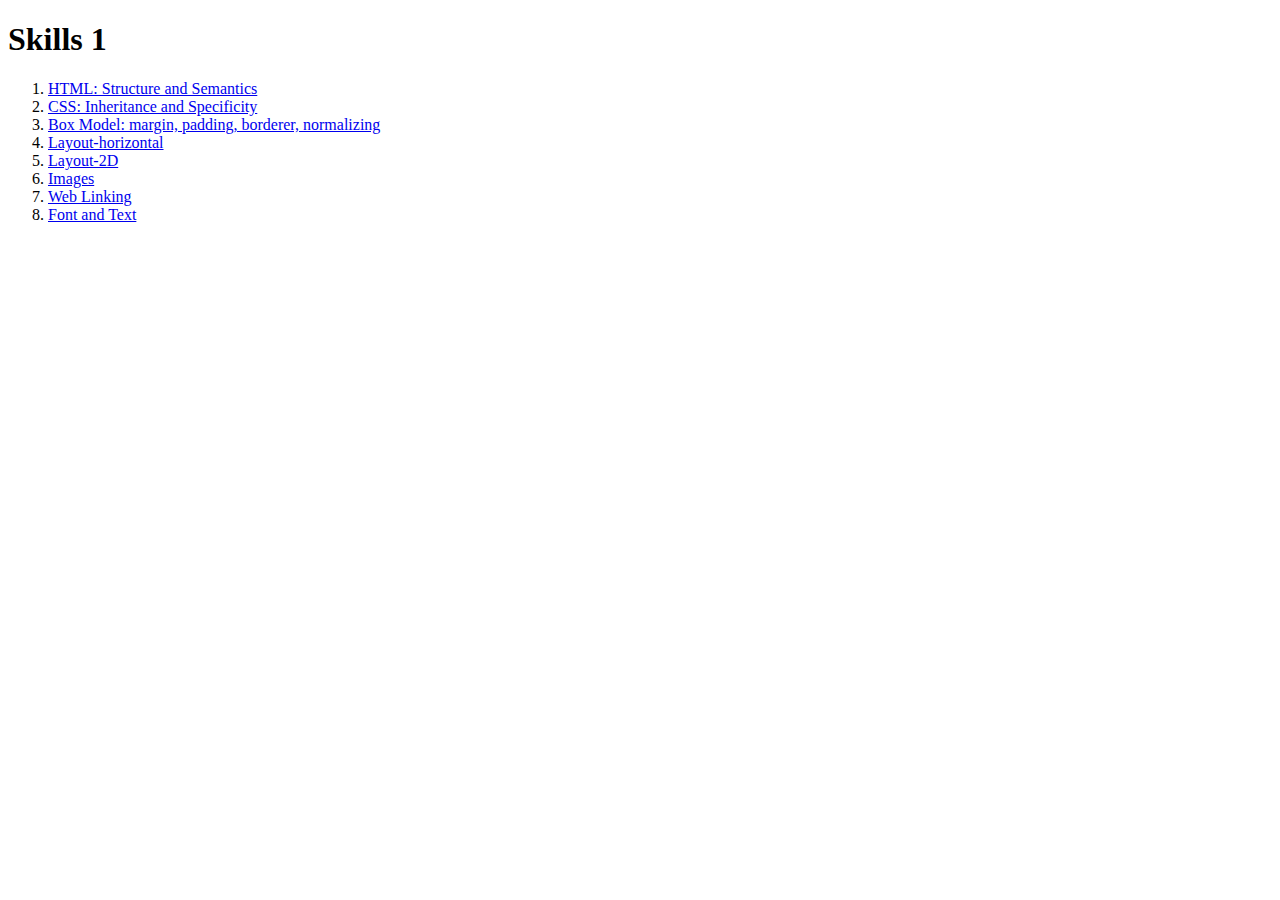
<file: index.html>
<!DOCTYPE html>
<html lang="en">
<head>
  <meta charset="UTF-8">
  <meta name="viewport" content="width=device-width, initial-scale=1.0">
  <meta http-equiv="X-UA-Compatible" content="ie=edge">
  <title>Skills 1</title>
</head>
<body>
  <h1>Skills 1</h1>
  <ol>
    <li><a href="1-html-structure-semantics/index.html">HTML: Structure and Semantics</a></li>
    <li><a href="2-css-inheritance-specificity/index.html">CSS: Inheritance and Specificity</a></li>
    <li><a href="3-box-model/index.html">Box Model:  margin, padding, borderer, normalizing</a></li>
    <li><a href="4-layout-horizontal/index.html">Layout-horizontal</a></li>
    <li><a href="5-layout-2d/index.html">Layout-2D</a></li>
    <li><a href="6-images-float-text/index.html">Images</a></li>
    <li><a href="7-web-linking-navigation/index.html">Web Linking</a></li>
    <li><a href="8-font-text/index.html">Font and Text</a></li>  
  </ol>

</body>
</html>
</file>
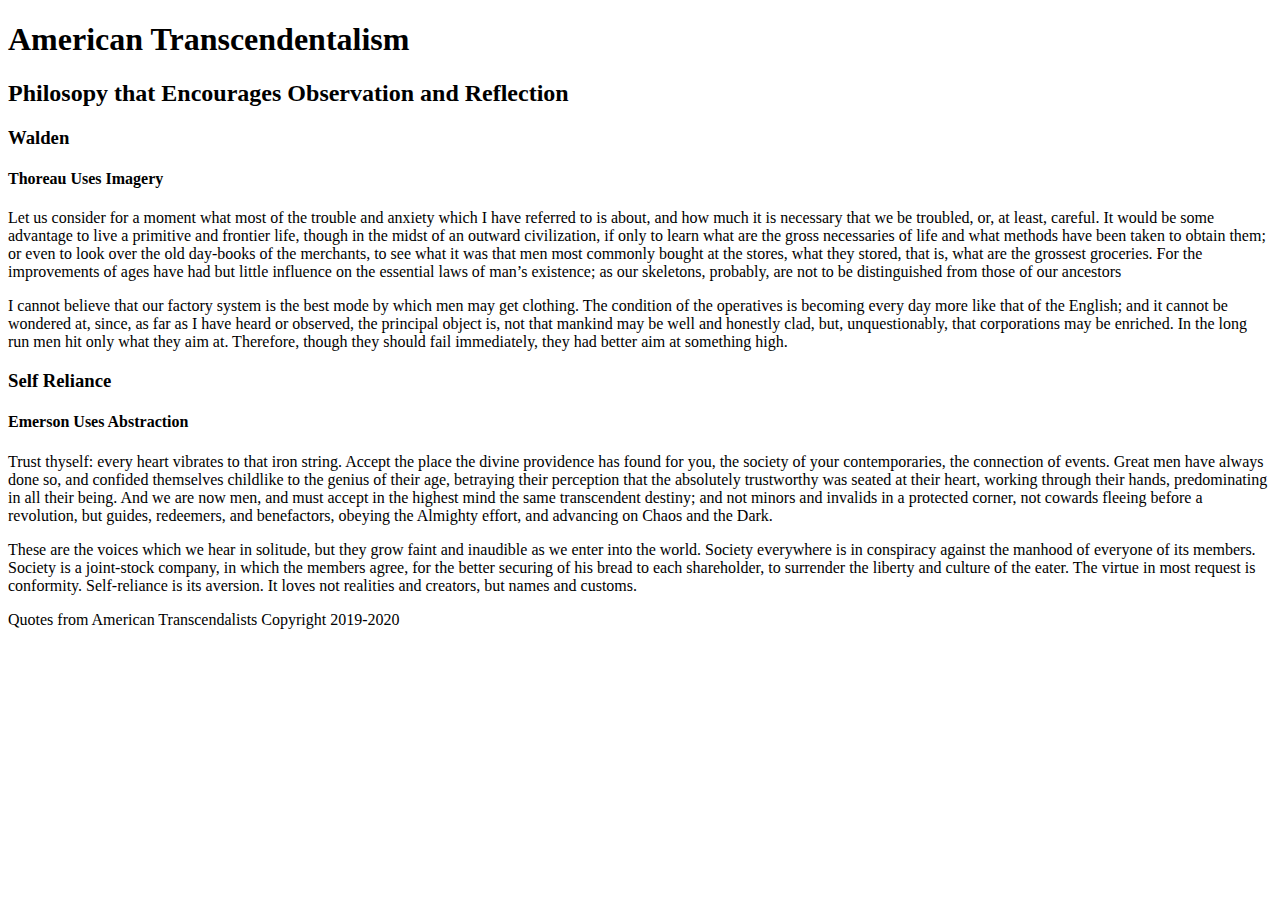
<file: 1-html-structure-semantics/index.html>
<!DOCTYPE html>
<html lang="en">
 
<head>
    <meta charset="UTF-8">
    <meta name="viewport" content="width=device-width, initial-scale=1.0">
    <meta http-equiv="X-UA-Compatible" content="ie=edge">
    <title>Quotes from American Transcendalists</title>
</head>
 
<body>
    <header>
        <h1>American Transcendentalism</h1>
        <h2>Philosopy that Encourages Observation and Reflection</h2>
        <main>
            <section>
                <h3>Walden</h3>
                <h4>Thoreau Uses Imagery</h4>
                <article>
                    <p>Let us consider for a moment what most of the trouble and anxiety which I have referred to is
                        about, and how much it is necessary that we be troubled, or, at least, careful. It would be some
                        advantage to live a primitive and frontier life, though in the midst of an outward civilization,
                        if
                        only to learn what are the gross necessaries of life and what methods have been taken to obtain
                        them; or even to look over the old day-books of the merchants, to see what it was that men most
                        commonly bought at the stores, what they stored, that is, what are the grossest groceries. For
                        the
                        improvements of ages have had but little influence on the essential laws of man’s existence; as
                        our
                        skeletons, probably, are not to be distinguished from those of our ancestors</p>
                </article>
                <article>
                    <p>I cannot believe that our factory system is the best mode by which men may get clothing. The
                        condition of the operatives is becoming every day more like that of the English; and it cannot
                        be
                        wondered at, since, as far as I have heard or observed, the principal object is, not that
                        mankind
                        may be well and honestly clad, but, unquestionably, that corporations may be enriched. In the
                        long
                        run men hit only what they aim at. Therefore, though they should fail immediately, they had
                        better
                        aim at something high.</p>
                </article>
            </section>
            <h3>Self Reliance</h3>
            <h4>Emerson Uses Abstraction</h4>
            <article>
                <p>Trust thyself: every heart vibrates to that iron string. Accept the place the divine providence has
                    found for you, the society of your contemporaries, the connection of events. Great men have always
                    done
                    so, and confided themselves childlike to the genius of their age, betraying their perception that
                    the
                    absolutely trustworthy was seated at their heart, working through their hands, predominating in all
                    their being. And we are now men, and must accept in the highest mind the same transcendent destiny;
                    and
                    not minors and invalids in a protected corner, not cowards fleeing before a revolution, but guides,
                    redeemers, and benefactors, obeying the Almighty effort, and advancing on Chaos and the Dark.</p>
            </article>
            <article>
                <p>These are the voices which we hear in solitude, but they grow faint and inaudible as we enter into
                    the world. Society everywhere is in conspiracy against the manhood of everyone of its members.
                    Society
                    is a joint-stock company, in which the members agree, for the better securing of his bread to each
                    shareholder, to surrender the liberty and culture of the eater. The virtue in most request is
                    conformity. Self-reliance is its aversion. It loves not realities and creators, but names and
                    customs.</p>
            </article>
        </main>
    </header>
    <footer>
        <p>Quotes from American Transcendalists Copyright 2019-2020</p>
    </footer>
</body>
 
</html>
</file>
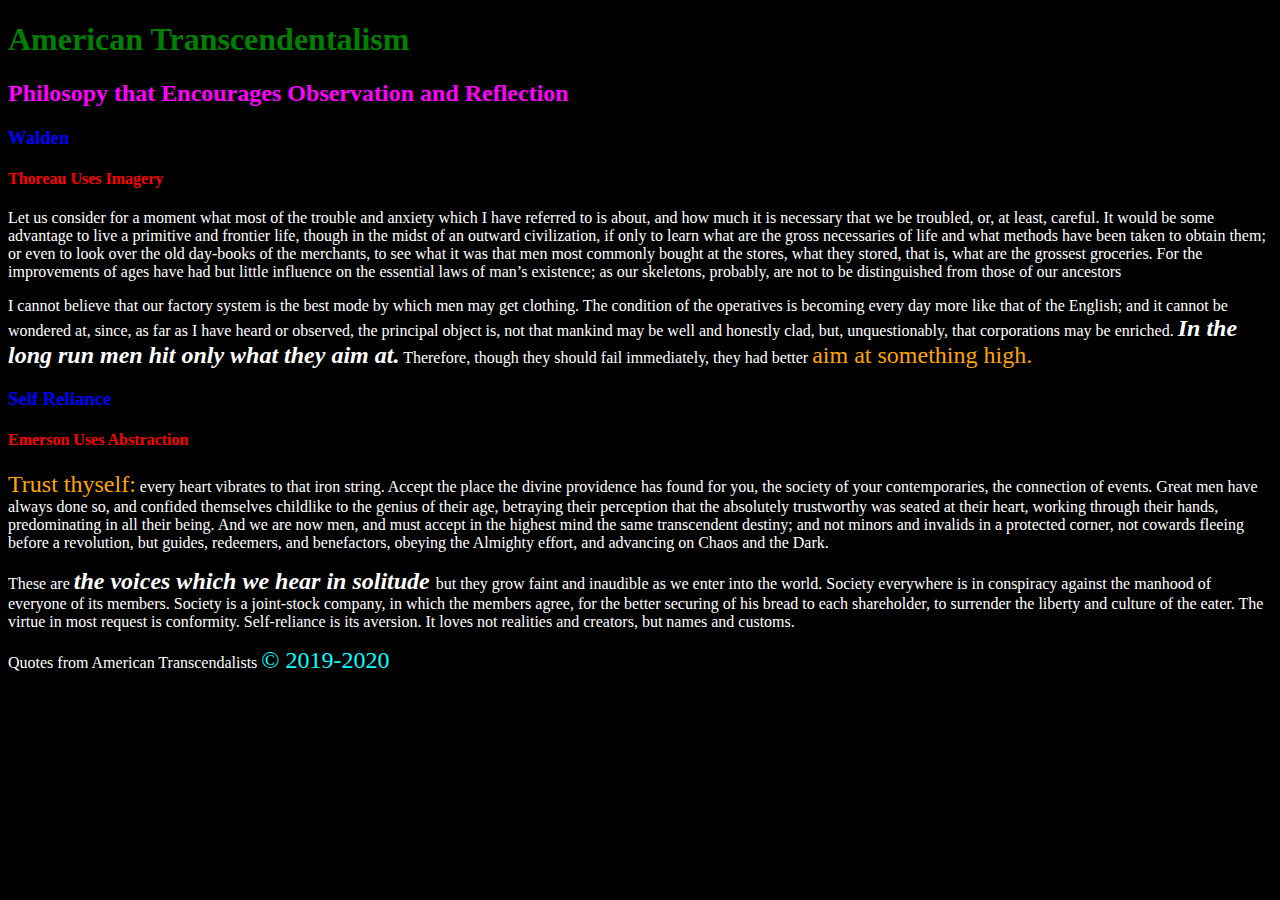
<file: 2-css-inheritance-specificity/index.html>
<!DOCTYPE html>
<html lang="en">

<head>
    <meta charset="UTF-8">
    <meta name="viewport" content="width=device-width, initial-scale=1.0">
    <meta http-equiv="X-UA-Compatible" content="ie=edge">
    <title>Quotes from American Transcendalists</title>
    <link rel="stylesheet" href="css/style.css">
    <style>
        h2,
        h3 {
            color: blue;
        }
    </style>
</head>

<body>
    <header>
        <h1 style="color: green;">American Transcendentalism</h1>
        <h2 style="color: fuchsia;">Philosopy that Encourages Observation and Reflection</h2>
        <main>
            <section>
                <h3>Walden</h3>
                <h4>Thoreau Uses Imagery</h4>
                <article>
                    <p>Let us consider for a moment what most of the trouble and anxiety which I have referred to is
                        about, and how much it is necessary that we be troubled, or, at least, careful. It would be some
                        advantage to live a primitive and frontier life, though in the midst of an outward civilization,
                        if
                        only to learn what are the gross necessaries of life and what methods have been taken to obtain
                        them; or even to look over the old day-books of the merchants, to see what it was that men most
                        commonly bought at the stores, what they stored, that is, what are the grossest groceries. For
                        the
                        improvements of ages have had but little influence on the essential laws of man’s existence; as
                        our
                        skeletons, probably, are not to be distinguished from those of our ancestors</p>
                </article>
                <article>
                    <p>I cannot believe that our factory system is the best mode by which men may get clothing. The
                        condition of the operatives is becoming every day more like that of the English; and it cannot
                        be
                        wondered at, since, as far as I have heard or observed, the principal object is, not that
                        mankind may be well and honestly clad, but, unquestionably, that corporations may be enriched.
                        <span class="important">In the long run men hit only what they aim at.</span
                        > Therefore, though they should fail immediately, they had
                        better <span>aim at something high.</span></p>
                </article>
            </section>
            <h3>Self Reliance</h3>
            <h4>Emerson Uses Abstraction</h4>
            <article>
                <p><span>Trust thyself:</span> every heart vibrates to that iron string. Accept the place the divine providence has
                    found for you, the society of your contemporaries, the connection of events. Great men have always
                    done
                    so, and confided themselves childlike to the genius of their age, betraying their perception that
                    the
                    absolutely trustworthy was seated at their heart, working through their hands, predominating in all
                    their being. And we are now men, and must accept in the highest mind the same transcendent destiny;
                    and
                    not minors and invalids in a protected corner, not cowards fleeing before a revolution, but guides,
                    redeemers, and benefactors, obeying the Almighty effort, and advancing on Chaos and the Dark.</p>
            </article>
            <article>
                <p>These are <span class="important">the voices which we hear in solitude </span> but they grow faint and inaudible as we enter into
                    the world. Society everywhere is in conspiracy against the manhood of everyone of its members.
                    Society
                    is a joint-stock company, in which the members agree, for the better securing of his bread to each
                    shareholder, to surrender the liberty and culture of the eater. The virtue in most request is
                    conformity. Self-reliance is its aversion. It loves not realities and creators, but names and
                    customs.</p>
            </article>
        </main>
    </header>
    <footer>
        <p>Quotes from American Transcendalists <span id="copyright">&copy; 2019-2020</span></p>
    </footer>
</body>

</html>
</file>
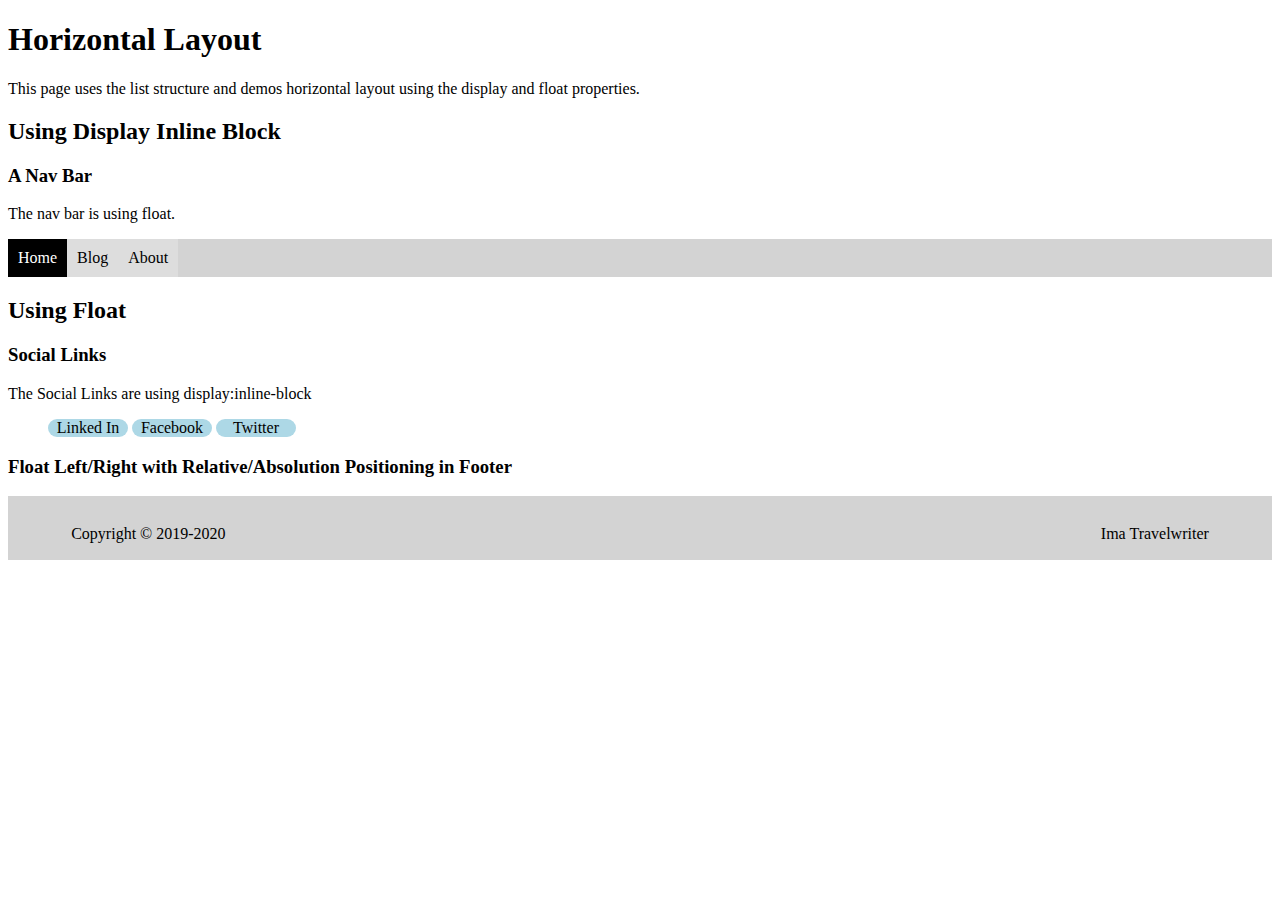
<file: 4-layout-horizontal/index.html>
<!DOCTYPE html>
<html lang="en">

<head>
  <meta charset="UTF-8">
  <meta name="viewport" content="width=device-width, initial-scale=1.0">
  <meta http-equiv="X-UA-Compatible" content="ie=edge">
  <title>Horizontal Layout</title>
  <link rel="stylesheet" href="css/style.css">
</head>

<body>
  <h1>Horizontal Layout</h1>
  <p>This page uses the list structure and demos horizontal layout 
    using the display and float properties.</p>
  <h2>Using Display Inline Block</h2>
  <h3>A Nav Bar</h3>
    <p>The nav bar is using float.</p>
  <nav>
    <ul>
      <li><a class="active"href="">Home</a></li>
      <li><a href="#blog">Blog</a></li>
      <li><a href="#about">About</a></li>
    </ul>
  </nav>


  <h2>Using Float</h2>
  <h3>Social Links</h3>
<p>The Social Links are using display:inline-block</p>
  <ul class="social-links">
      <li><a href="https://linkedin.com" target="_blank">Linked In</a></li>
      <li><a href="https://facebook.com" target="_blank">Facebook</a></li>
      <li><a href="https://twitter.com" target="_blank">Twitter</a></li>
    </ul>

<h3>Float Left/Right with Relative/Absolution Positioning in Footer</h3>
<footer>
    <div class="align-left">Copyright &copy; 2019-2020</div>
    <div class="align-right"> Ima Travelwriter</div>
</footer>
</body>

</html>
</file>
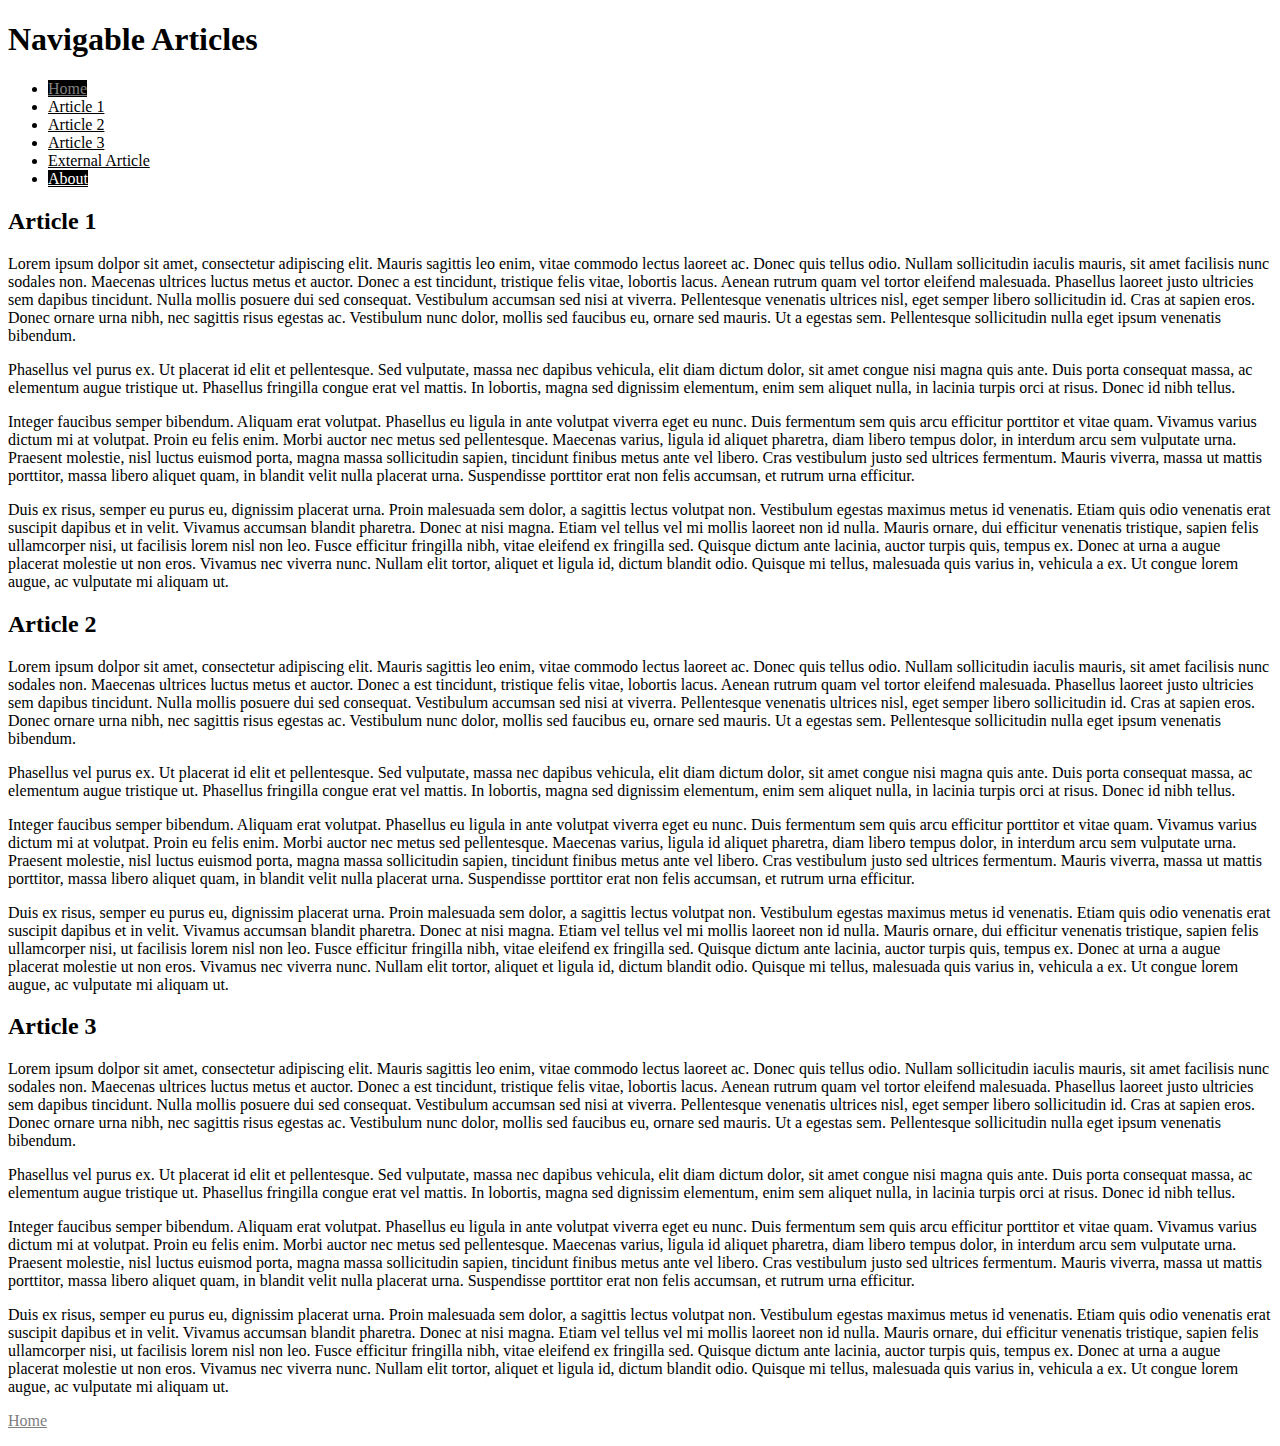
<file: 7-web-linking-navigation/index.html>
<!DOCTYPE html>
<html lang="en">

<head>
  <meta charset="UTF-8">
  <meta name="viewport" content="width=device-width, initial-scale=1.0">
  <meta http-equiv="X-UA-Compatible" content="ie=edge">
  <title>Web Linking and Navigation</title>
  <link rel="stylesheet" href="css/style.css">
</head>

<body>
  <main>
    <h1>Navigable Articles</h1>
    <nav>
      <ul>
        <li><a class="active" href="">Home</a></li>
        <li><a href="#article1">Article 1</a></li>
        <li><a href="#article2">Article 2</a></li>
        <li><a href="#article3">Article 3</a></li>
        <li><a href="https://en.wikipedia.org/wiki/Article" target="_blank">External Article</a></li>
        <li><a class="active" href="./about.html">About</a></li>
      </ul>
    </nav>
   
    <article id="article1">
      <h2>Article 1</h2>
      <p>
        Lorem ipsum dolpor sit amet, consectetur adipiscing elit. Mauris sagittis leo enim, vitae commodo lectus laoreet ac. Donec quis tellus odio. Nullam sollicitudin iaculis mauris, sit amet facilisis nunc sodales non. Maecenas ultrices luctus metus et auctor. Donec a est tincidunt, tristique felis vitae, lobortis lacus. Aenean rutrum quam vel tortor eleifend malesuada. Phasellus laoreet justo ultricies sem dapibus tincidunt. Nulla mollis posuere dui sed consequat. Vestibulum accumsan sed nisi at viverra. Pellentesque venenatis ultrices nisl, eget semper libero sollicitudin id. Cras at sapien eros. Donec ornare urna nibh, nec sagittis risus egestas ac. Vestibulum nunc dolor, mollis sed faucibus eu, ornare sed mauris. Ut a egestas sem. Pellentesque sollicitudin nulla eget ipsum venenatis bibendum.
      </p>

      <p>
        Phasellus vel purus ex. Ut placerat id elit et pellentesque. Sed vulputate, massa nec dapibus vehicula, elit diam dictum dolor, sit amet congue nisi magna quis ante. Duis porta consequat massa, ac elementum augue tristique ut. Phasellus fringilla congue erat vel mattis. In lobortis, magna sed dignissim elementum, enim sem aliquet nulla, in lacinia turpis orci at risus. Donec id nibh tellus.
      </p>
      
      <p>
        Integer faucibus semper bibendum. Aliquam erat volutpat. Phasellus eu ligula in ante volutpat viverra eget eu nunc. Duis fermentum sem quis arcu efficitur porttitor et vitae quam. Vivamus varius dictum mi at volutpat. Proin eu felis enim. Morbi auctor nec metus sed pellentesque. Maecenas varius, ligula id aliquet pharetra, diam libero tempus dolor, in interdum arcu sem vulputate urna. Praesent molestie, nisl luctus euismod porta, magna massa sollicitudin sapien, tincidunt finibus metus ante vel libero. Cras vestibulum justo sed ultrices fermentum. Mauris viverra, massa ut mattis porttitor, massa libero aliquet quam, in blandit velit nulla placerat urna. Suspendisse porttitor erat non felis accumsan, et rutrum urna efficitur.
      </p>
      
      <p>
        Duis ex risus, semper eu purus eu, dignissim placerat urna. Proin malesuada sem dolor, a sagittis lectus volutpat non. Vestibulum egestas maximus metus id venenatis. Etiam quis odio venenatis erat suscipit dapibus et in velit. Vivamus accumsan blandit pharetra. Donec at nisi magna. Etiam vel tellus vel mi mollis laoreet non id nulla. Mauris ornare, dui efficitur venenatis tristique, sapien felis ullamcorper nisi, ut facilisis lorem nisl non leo. Fusce efficitur fringilla nibh, vitae eleifend ex fringilla sed. Quisque dictum ante lacinia, auctor turpis quis, tempus ex. Donec at urna a augue placerat molestie ut non eros. Vivamus nec viverra nunc. Nullam elit tortor, aliquet et ligula id, dictum blandit odio. Quisque mi tellus, malesuada quis varius in, vehicula a ex. Ut congue lorem augue, ac vulputate mi aliquam ut.
      </p>
    </article>

    <article id="article2">
      <h2>Article 2</h2>
      <p>
          Lorem ipsum dolpor sit amet, consectetur adipiscing elit. Mauris sagittis leo enim, vitae commodo lectus laoreet ac. Donec quis tellus odio. Nullam sollicitudin iaculis mauris, sit amet facilisis nunc sodales non. Maecenas ultrices luctus metus et auctor. Donec a est tincidunt, tristique felis vitae, lobortis lacus. Aenean rutrum quam vel tortor eleifend malesuada. Phasellus laoreet justo ultricies sem dapibus tincidunt. Nulla mollis posuere dui sed consequat. Vestibulum accumsan sed nisi at viverra. Pellentesque venenatis ultrices nisl, eget semper libero sollicitudin id. Cras at sapien eros. Donec ornare urna nibh, nec sagittis risus egestas ac. Vestibulum nunc dolor, mollis sed faucibus eu, ornare sed mauris. Ut a egestas sem. Pellentesque sollicitudin nulla eget ipsum venenatis bibendum.
        </p>
  
        <p>
          Phasellus vel purus ex. Ut placerat id elit et pellentesque. Sed vulputate, massa nec dapibus vehicula, elit diam dictum dolor, sit amet congue nisi magna quis ante. Duis porta consequat massa, ac elementum augue tristique ut. Phasellus fringilla congue erat vel mattis. In lobortis, magna sed dignissim elementum, enim sem aliquet nulla, in lacinia turpis orci at risus. Donec id nibh tellus.
        </p>
        
        <p>
          Integer faucibus semper bibendum. Aliquam erat volutpat. Phasellus eu ligula in ante volutpat viverra eget eu nunc. Duis fermentum sem quis arcu efficitur porttitor et vitae quam. Vivamus varius dictum mi at volutpat. Proin eu felis enim. Morbi auctor nec metus sed pellentesque. Maecenas varius, ligula id aliquet pharetra, diam libero tempus dolor, in interdum arcu sem vulputate urna. Praesent molestie, nisl luctus euismod porta, magna massa sollicitudin sapien, tincidunt finibus metus ante vel libero. Cras vestibulum justo sed ultrices fermentum. Mauris viverra, massa ut mattis porttitor, massa libero aliquet quam, in blandit velit nulla placerat urna. Suspendisse porttitor erat non felis accumsan, et rutrum urna efficitur.
        </p>
        
        <p>
          Duis ex risus, semper eu purus eu, dignissim placerat urna. Proin malesuada sem dolor, a sagittis lectus volutpat non. Vestibulum egestas maximus metus id venenatis. Etiam quis odio venenatis erat suscipit dapibus et in velit. Vivamus accumsan blandit pharetra. Donec at nisi magna. Etiam vel tellus vel mi mollis laoreet non id nulla. Mauris ornare, dui efficitur venenatis tristique, sapien felis ullamcorper nisi, ut facilisis lorem nisl non leo. Fusce efficitur fringilla nibh, vitae eleifend ex fringilla sed. Quisque dictum ante lacinia, auctor turpis quis, tempus ex. Donec at urna a augue placerat molestie ut non eros. Vivamus nec viverra nunc. Nullam elit tortor, aliquet et ligula id, dictum blandit odio. Quisque mi tellus, malesuada quis varius in, vehicula a ex. Ut congue lorem augue, ac vulputate mi aliquam ut.
        </p>
    </article>
    <article id="article3">
      <h2>Article 3</h2>
      <p>
          Lorem ipsum dolpor sit amet, consectetur adipiscing elit. Mauris sagittis leo enim, vitae commodo lectus laoreet ac. Donec quis tellus odio. Nullam sollicitudin iaculis mauris, sit amet facilisis nunc sodales non. Maecenas ultrices luctus metus et auctor. Donec a est tincidunt, tristique felis vitae, lobortis lacus. Aenean rutrum quam vel tortor eleifend malesuada. Phasellus laoreet justo ultricies sem dapibus tincidunt. Nulla mollis posuere dui sed consequat. Vestibulum accumsan sed nisi at viverra. Pellentesque venenatis ultrices nisl, eget semper libero sollicitudin id. Cras at sapien eros. Donec ornare urna nibh, nec sagittis risus egestas ac. Vestibulum nunc dolor, mollis sed faucibus eu, ornare sed mauris. Ut a egestas sem. Pellentesque sollicitudin nulla eget ipsum venenatis bibendum.
        </p>
  
        <p>
          Phasellus vel purus ex. Ut placerat id elit et pellentesque. Sed vulputate, massa nec dapibus vehicula, elit diam dictum dolor, sit amet congue nisi magna quis ante. Duis porta consequat massa, ac elementum augue tristique ut. Phasellus fringilla congue erat vel mattis. In lobortis, magna sed dignissim elementum, enim sem aliquet nulla, in lacinia turpis orci at risus. Donec id nibh tellus.
        </p>
        
        <p>
          Integer faucibus semper bibendum. Aliquam erat volutpat. Phasellus eu ligula in ante volutpat viverra eget eu nunc. Duis fermentum sem quis arcu efficitur porttitor et vitae quam. Vivamus varius dictum mi at volutpat. Proin eu felis enim. Morbi auctor nec metus sed pellentesque. Maecenas varius, ligula id aliquet pharetra, diam libero tempus dolor, in interdum arcu sem vulputate urna. Praesent molestie, nisl luctus euismod porta, magna massa sollicitudin sapien, tincidunt finibus metus ante vel libero. Cras vestibulum justo sed ultrices fermentum. Mauris viverra, massa ut mattis porttitor, massa libero aliquet quam, in blandit velit nulla placerat urna. Suspendisse porttitor erat non felis accumsan, et rutrum urna efficitur.
        </p>
        
        <p>
          Duis ex risus, semper eu purus eu, dignissim placerat urna. Proin malesuada sem dolor, a sagittis lectus volutpat non. Vestibulum egestas maximus metus id venenatis. Etiam quis odio venenatis erat suscipit dapibus et in velit. Vivamus accumsan blandit pharetra. Donec at nisi magna. Etiam vel tellus vel mi mollis laoreet non id nulla. Mauris ornare, dui efficitur venenatis tristique, sapien felis ullamcorper nisi, ut facilisis lorem nisl non leo. Fusce efficitur fringilla nibh, vitae eleifend ex fringilla sed. Quisque dictum ante lacinia, auctor turpis quis, tempus ex. Donec at urna a augue placerat molestie ut non eros. Vivamus nec viverra nunc. Nullam elit tortor, aliquet et ligula id, dictum blandit odio. Quisque mi tellus, malesuada quis varius in, vehicula a ex. Ut congue lorem augue, ac vulputate mi aliquam ut.
        </p>
    </article>
  </main>
  <p><a href="">Home</a></p>
</body>

</html>
</file>
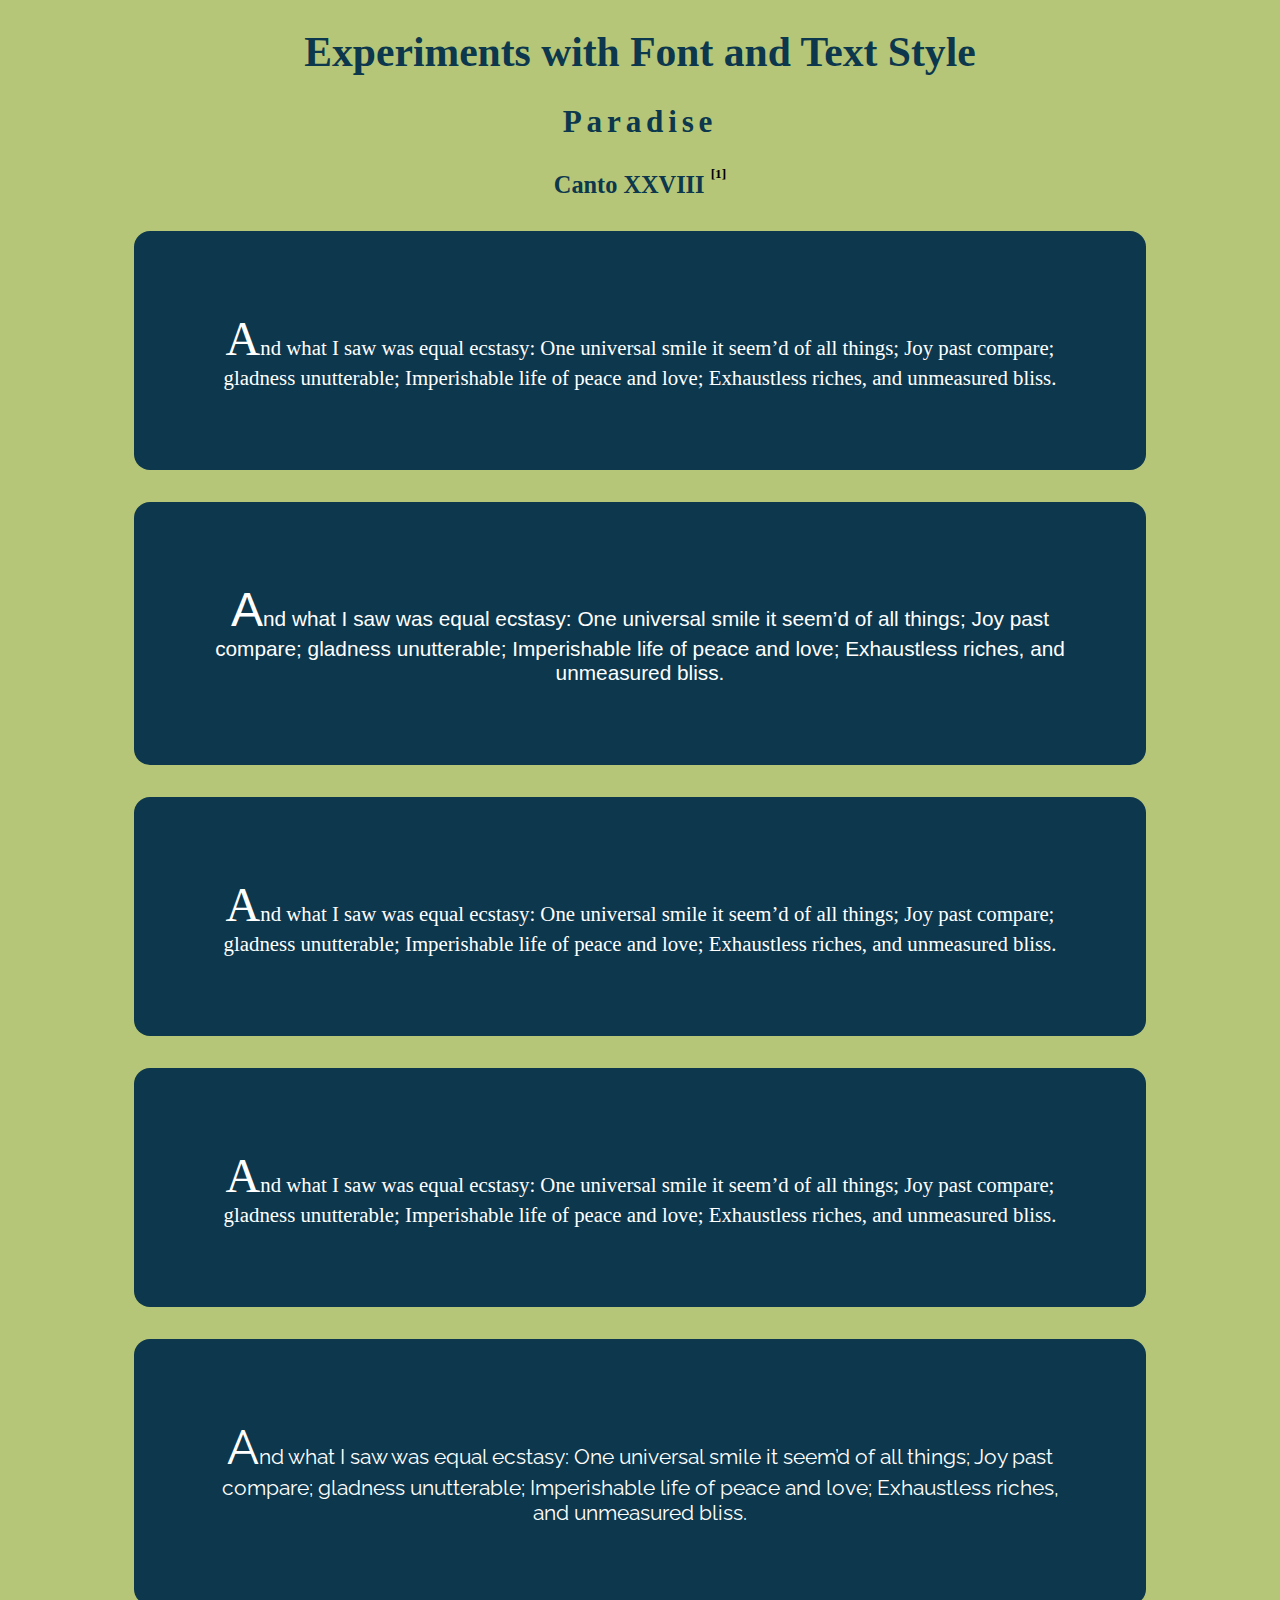
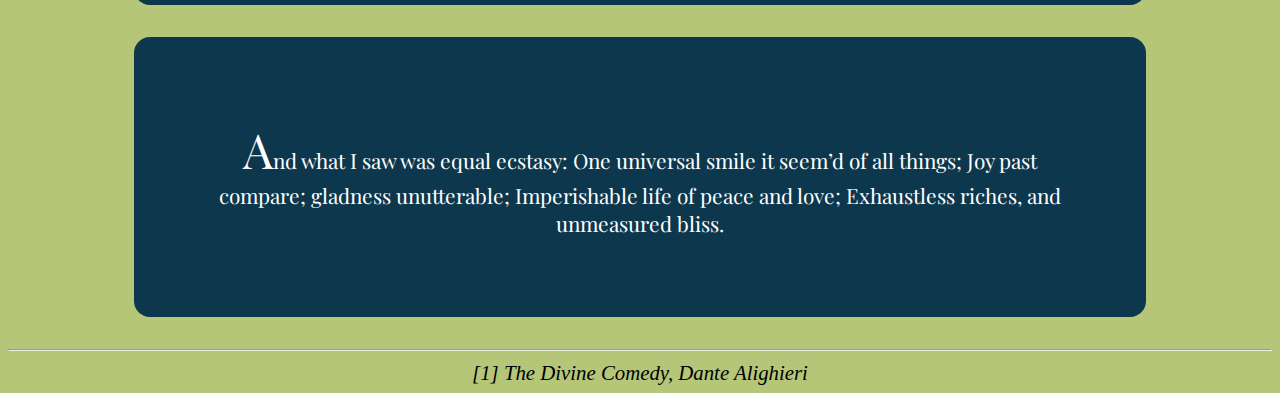
<file: 8-font-text/index.html>
<!DOCTYPE html>
<html lang="en">

<head>
  <meta charset="UTF-8">
  <meta name="viewport" content="width=device-width, initial-scale=1.0">
  <meta http-equiv="X-UA-Compatible" content="ie=edge">
  <title>Fonts and Text</title>
  <link href="https://fonts.googleapis.com/css?family=Playfair+Display|Raleway&display=swap" rel="stylesheet">
  <link rel="stylesheet" href="css/style.css">
</head>

<body>
<div class="container">
  <h1>Experiments with Font and Text Style</h1>
  <h2>Paradise</h2>
  <h3>Canto XXVIII <sup><a href="#s1"><sup>[1]</a></sup></h3>
    <article class="times-new-roman">
      <p>And what I saw was equal ecstasy:
        One universal smile it seem’d of all things;
        Joy past compare; gladness unutterable;
        Imperishable life of peace and love;
        Exhaustless riches, and unmeasured bliss.</p>
    </article>
    <article class="arial-helvetica">
      <p>And what I saw was equal ecstasy:
        One universal smile it seem’d of all things;
        Joy past compare; gladness unutterable;
        Imperishable life of peace and love;
        Exhaustless riches, and unmeasured bliss.</p>
    </article>
    <article class="cambria">
      <p>And what I saw was equal ecstasy:
        One universal smile it seem’d of all things;
        Joy past compare; gladness unutterable;
        Imperishable life of peace and love;
        Exhaustless riches, and unmeasured bliss.</p>
    </article>
    <article class="gill-sans">
      <p>And what I saw was equal ecstasy:
        One universal smile it seem’d of all things;
        Joy past compare; gladness unutterable;
        Imperishable life of peace and love;
        Exhaustless riches, and unmeasured bliss.</p>
    </article>
    <article class="raleway">
      <p>And what I saw was equal ecstasy:
        One universal smile it seem’d of all things;
        Joy past compare; gladness unutterable;
        Imperishable life of peace and love;
        Exhaustless riches, and unmeasured bliss.</p>
    </article>
    <article class="playfair-display">
      <p>And what I saw was equal ecstasy:
        One universal smile it seem’d of all things;
        Joy past compare; gladness unutterable;
        Imperishable life of peace and love;
        Exhaustless riches, and unmeasured bliss.</p>
    </article>
  <hr>
  <footer>
    <cite id="s1"><a href="http://www.gutenberg.org/files/8799/8799-h/8799-h.htm#link28" target="_blank">[1] The Divine Comedy, Dante Alighieri</a></cite>
  </footer>
</div>
</body>
</html>
</file>
<file: 2-css-inheritance-specificity/css/style.css>
body {
    background-color: black;
    color: white;
}
h1, h2, h3, h4, h5, h6 {
    color: red;
}

span {
color: orange;
font-size: 1.5rem;
}

#copyright {
    color: aqua;
}

.important {
    color: white;
    font-style: italic;
    font-weight: bold
}
</file>
<file: 4-layout-horizontal/css/style.css>
nav ul {
    background-color: lightgray;
    list-style-type: none;
    margin: 0;
    padding: 0;
    /*use overflow hidden to clear float*/
    overflow: hidden;
}

nav li {
    float: left;
}

nav li a {
    display: block;
    padding: 10px;
    color: black;
    background-color: #dddddd;
    text-decoration: none;
}

nav a:hover {
    background-color: aqua;
}

nav li .active {
    background-color: black;
    color: white;
}

/*social links*/
ul.social-links {
    list-style-type: none;
}

.social-links li {
    display: inline-block;
    width: 5rem;
    background-color: lightblue;
    border-radius: 10px;
    text-align: center;
}

.social-links li:hover {
    background: gray;
}

.social-links a {
    color: black;
    text-decoration: none;
}

.social-links a:hover {
    color: white;
}

/*footer positioning*/
footer {
    height: 4rem;
    position: relative;
    background-color: lightgray;
  }
  .align-left {
    position: absolute;
    left: 5%;
    top: 45%;
  }
  
  .align-right {
    position: absolute;
    right: 5%;
    top: 45%;
  }
</file>
<file: 7-web-linking-navigation/css/style.css>
a.active {
    color: white;
    background-color: black;
  }

  a {
    color: black
  }
  a:visited {
    color: gray;
  }
  a:active {
    background-color: yellow;
  }
  a:hover {
    color:red;
  }
</file>
<file: 8-font-text/css/style.css>
/*font-family: 'Raleway', sans-serif;
font-family: 'Playfair Display', serif;8?*/

.times-new-roman {
    font-family: 'Times New Roman', Times, serif;
}
.arial-helvetica {
    font-family: Arial, Helvetica, sans-serif;
}
.cambria {
    font-family: Cambria, Cochin, Georgia, Times, 'Times New Roman', serif;
}
.gil-sans {
    font-family: 'Gill Sans', 'Gill Sans MT', Calibri, 'Trebuchet MS', sans-serif;
}
.raleway {
    font-family: 'Raleway', sans-serif;
}
.playfair-display {
    font-family: 'Playfair Display', serif;
}

body {
    background-color: #b5c678;
    font-size: 1.3rem;
}
article {
    background-color: #0c374d;
    margin: 2rem 10%;
    padding: 2rem;
    border-radius: 1rem;
}
h1, h2, h3 {
    color: #0c374d;
}
h2 {
    letter-spacing: 0.3rem;
}

sup a {
    text-decoration: none;
    color: black;
    font-size: 1rem;
}

sup a:hover {
    color: red;
}

article p {
    margin: 3rem;
    color: white;
}
article p::first-letter {
    font-size: 3rem;
}

footer a {
    color: black;
    text-decoration: none;
}
footer a:hover {
    color: gray;
}

.container {
    margin: 0 auto;
    text-align: center;
}
</file>
